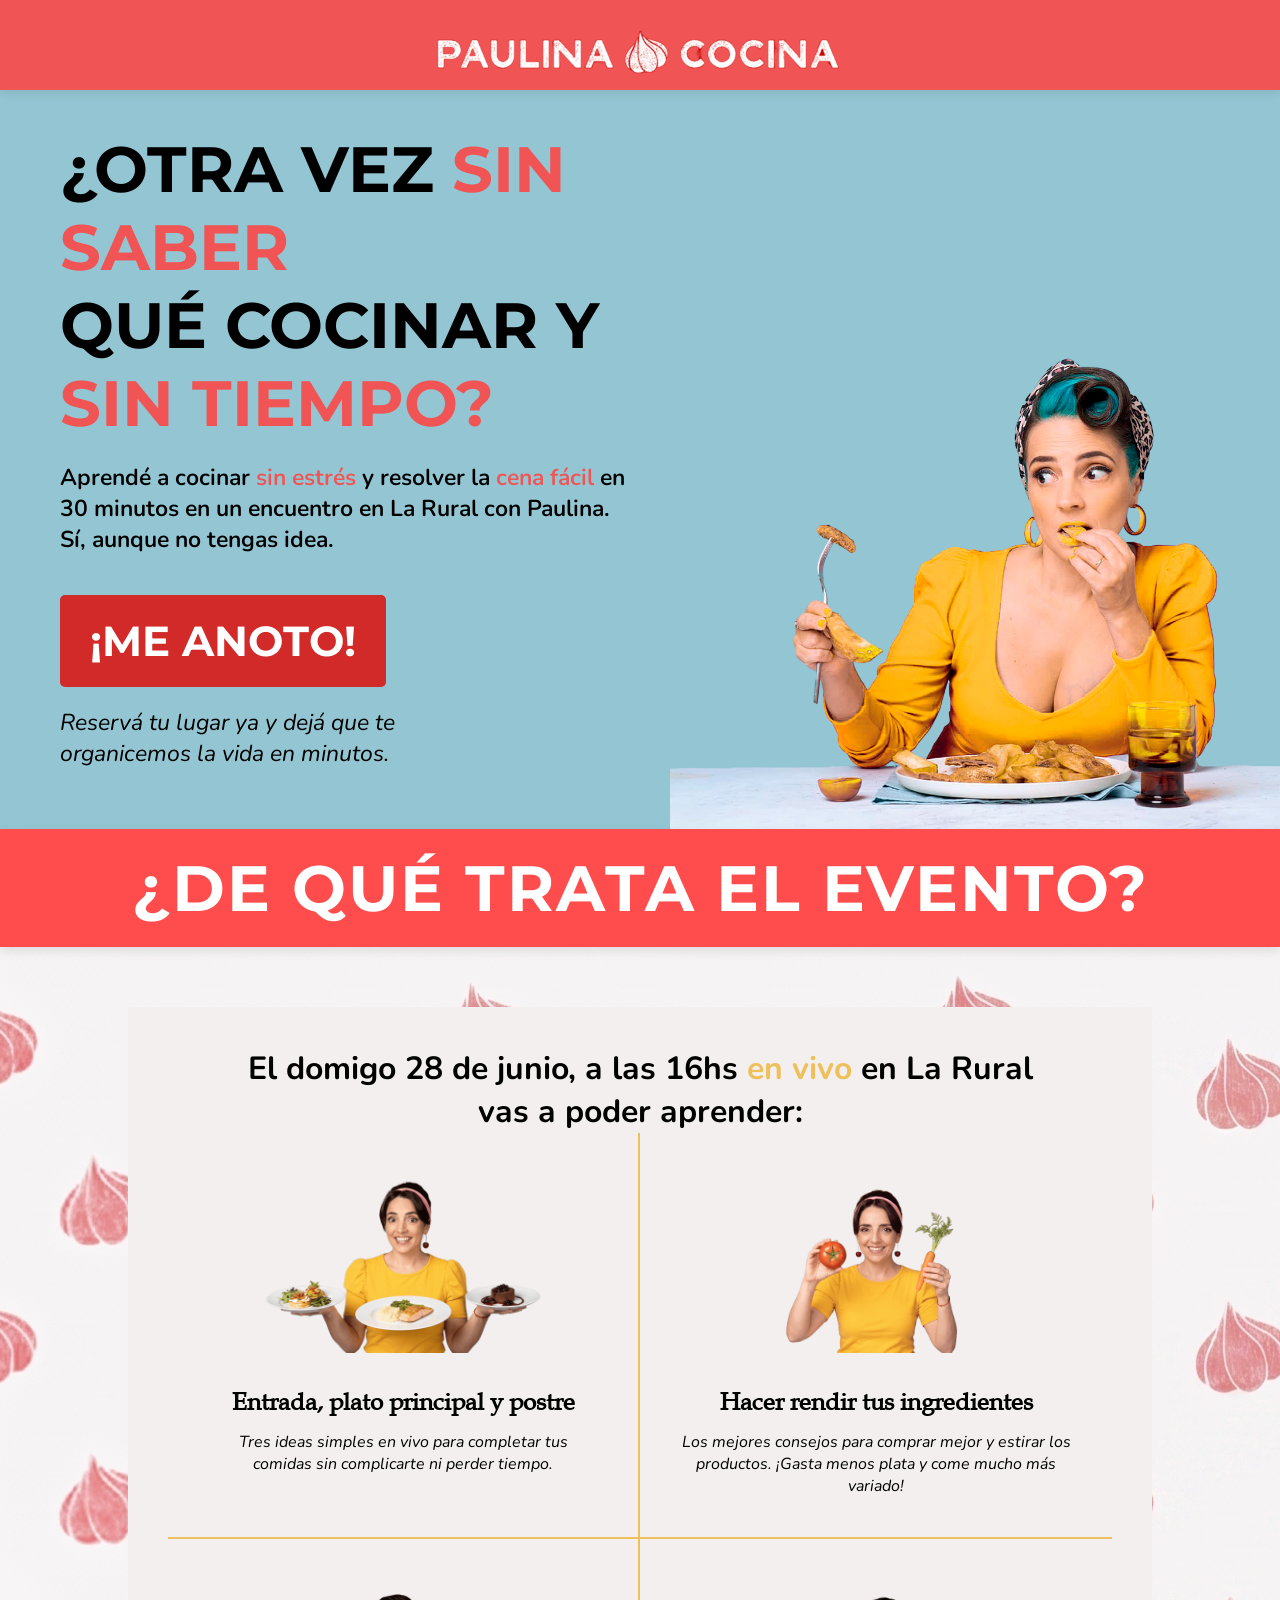
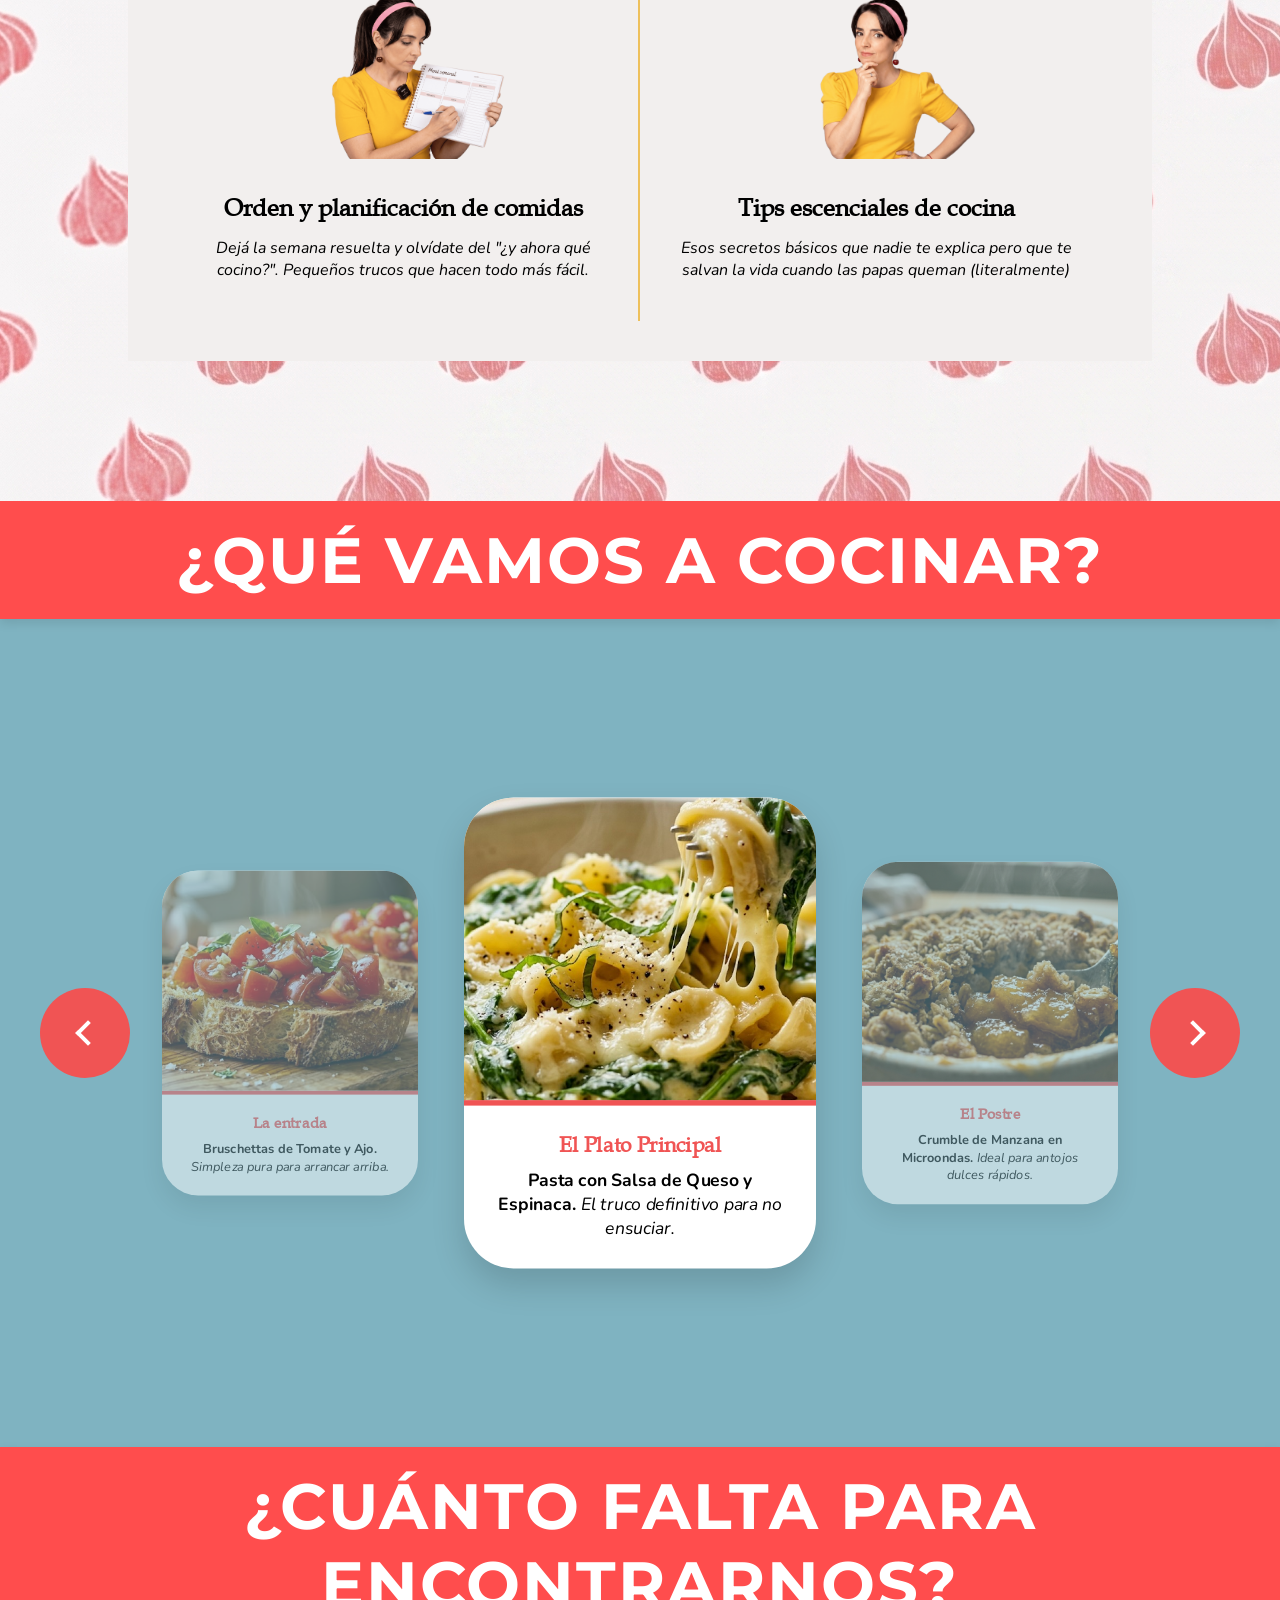
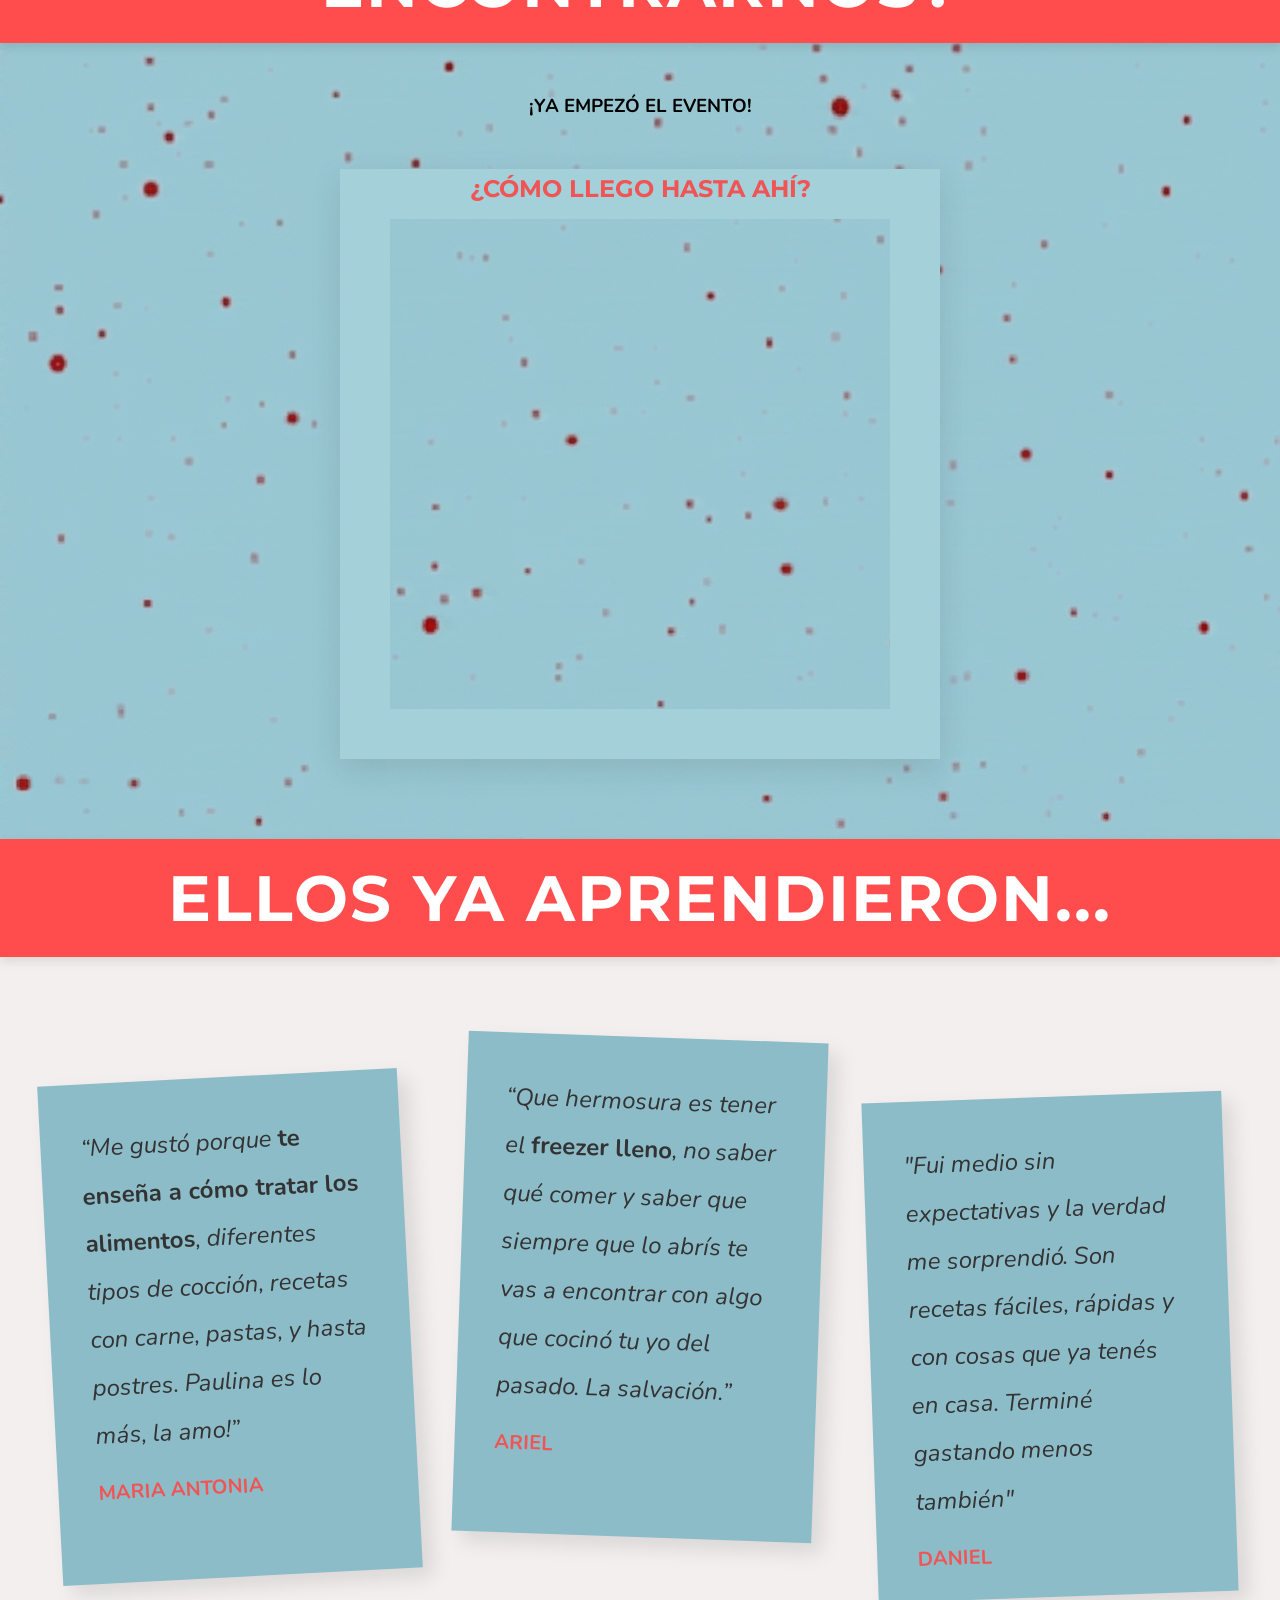
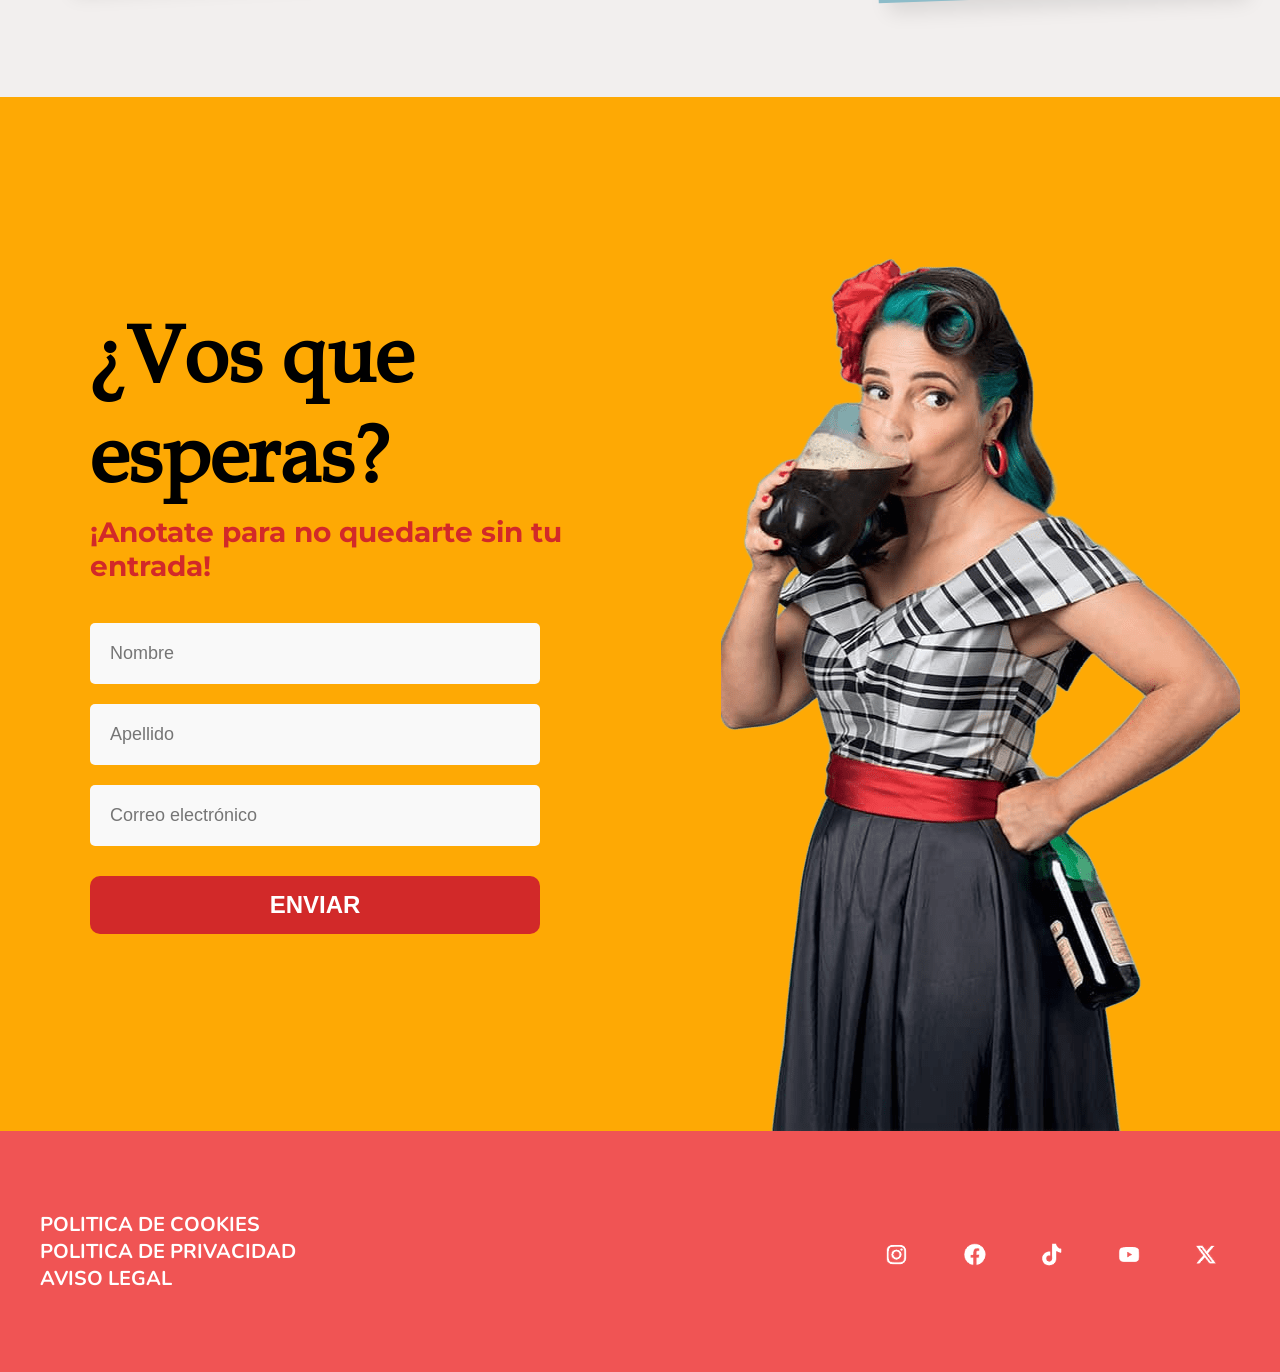
<file: RosciolesiScagliaSzumik/index.html>
<html>

<head>
    <link rel="stylesheet" href="estilos.css">
    <link rel="preconnect" href="https://fonts.googleapis.com">
    <link rel="preconnect" href="https://fonts.gstatic.com" crossorigin>
    <link href="https://fonts.googleapis.com/css2?family=Nunito:ital,wght@0,200..1000;1,200..1000&display=swap"
        rel="stylesheet">

    <link rel="preconnect" href="https://fonts.googleapis.com">
    <link rel="preconnect" href="https://fonts.gstatic.com" crossorigin>
    <link
        href="https://fonts.googleapis.com/css2?family=Montserrat:ital,wght@0,100..900;1,100..900&family=Nunito:ital,wght@0,200..1000;1,200..1000&display=swap"
        rel="stylesheet">
    <script src="animaciones.js"></script>
    <meta name="viewport" content="width=device-width, initial-scale=1.0">
</head>

<body>
    <header>
        <img src="imagenes/logo.png" alt="">

    </header>



    <section class="hero" id="inicio">
        <div>
            <h1>
    ¿OTRA VEZ <br class="solo-mobile"> <span class="textoresalta">SIN SABER</span>
<br> QUÉ COCINAR Y <br>
    <span class="textoresalta">SIN TIEMPO?</span>
</h1>
            <p class="texto-pc">
    Aprendé a cocinar <span class="textoresalta">sin estrés</span> y resolver la 
    <span class="textoresalta">cena fácil</span> en <br>
    30 minutos en un encuentro en La Rural con Paulina. <br>
    Sí, aunque no tengas idea.
</p>
            <p class="texto-mobile">
    Aprendé a cocinar <span class="textoresalta">sin estrés</span> y resolver<br>
    la <span class="textoresalta">cena fácil</span> en 30 minutos en un<br>
    encuentro en La Rural con Paulina. <br> Sí,
    aunque no tengas idea.
</p>


            <div class="cta">
                <a href="#formulario" class="boton">¡ME ANOTO!</a>
                <p class="sub-boton">Reservá tu lugar ya y dejá que te <br>
                    organicemos la vida en minutos.</p>
            </div>
        </div>
        <div>
            <img src="imagenes/paulina_portada.png" alt="paulina portada">
        </div>
    </section>



    <section class="infoevento">

        <div class="divisor-rojo">
            <h2>¿DE QUÉ TRATA EL EVENTO?</h2>
        </div>

        <div class="cards">
            <p class="fechayhora">
    El domigo 28 de junio, a las 16hs <span class="resaltado">en vivo</span>  <br class="solo-mobile"> en La Rural   <br class="solo-desktop"> vas a poder aprender: 
</p>
            <div class="card">
                <img src="imagenes/paulina_platos.png" alt="foto de paulina con platos">
                <h3>Entrada, plato principal y postre</h3>
                <p>Tres ideas simples en vivo para
                    completar tus comidas sin complicarte ni perder tiempo.</p>
            </div>

            <div class="card">
                <img src="imagenes/paulina_verduras.png" alt="">
                <h3>Hacer rendir tus ingredientes</h3>
                <p>Los mejores consejos para comprar mejor y estirar los productos. ¡Gasta menos plata y come mucho más
                    variado!</p>
            </div>

            <div class="card">
                <img src="imagenes/paulina_agenda.png" alt="">
                <h3>Orden y planificación de comidas</h3>
                <p>Dejá la semana resuelta y olvídate del "¿y ahora qué cocino?". Pequeños trucos que hacen todo más
                    fácil.</p>
            </div>

            <div class="card">
                <img src="imagenes/paulina_tips.png" alt="">
                <h3>Tips escenciales de cocina</h3>
                <p>Esos secretos básicos que nadie te explica pero que te salvan la vida cuando las papas queman
                    (literalmente)</p>
            </div>
        </div>
    </section>



    <section class="seccion-comidas">
        <div class="divisor-rojo">
            <h2>¿QUÉ VAMOS A COCINAR?</h2>
        </div>

        <div class="contenedor-carrusel">
            <button class="flecha izquierda"></button>

            <div class="ventana-carrusel">
                <div class="riel-tarjetas">
                    <div class="tarjeta">
                        <img src="imagenes/entrada.png" alt="Entrada">
                        <div class="info-tarjeta">
                            <h3>La entrada</h3>
                            <p> <span class="negrita"> Bruschettas de Tomate y Ajo. </span> Simpleza pura para arrancar arriba.</p>
                        </div>
                    </div>

                    <div class="tarjeta">
                        <img src="imagenes/principal.jpeg" alt="Plato Principal">
                        <div class="info-tarjeta">
                            <h3>El Plato Principal</h3>
                            <p> <span class="negrita"> Pasta con Salsa de Queso y Espinaca. </span> El truco definitivo para no ensuciar.</p>
                        </div>
                    </div>

                    <div class="tarjeta">
                        <img src="imagenes/postre.png" alt="Postre">
                        <div class="info-tarjeta">
                            <h3>El Postre</h3>
                            <p> <span class="negrita"> Crumble de Manzana en Microondas. </span> Ideal para antojos dulces rápidos.</p>
                        </div>
                    </div>
                </div>
            </div>

            <button class="flecha derecha"></button>
        </div>
    </section>



    <section class="seccion-contador">
        <div class="divisor-rojo">
            <h2>¿CUÁNTO FALTA PARA ENCONTRARNOS?</h2>
        </div>

        <div class="contenedor-flexible">
            <div class="bloque-ajos">
                <div class="ajo-item">
                    <img src="imagenes/ajo.png" alt="ajo">
                    <div class="texto-ajo"><span id="dias">20</span>
                        <p>días</p>
                    </div>
                </div>
                <div class="ajo-item">
                    <img src="imagenes/ajo.png" alt="ajo">
                    <div class="texto-ajo"><span id="horas">14</span>
                        <p>horas</p>
                    </div>
                </div>
                <div class="ajo-item">
                    <img src="imagenes/ajo.png" alt="ajo">
                    <div class="texto-ajo"><span id="min">57</span>
                        <p>min.</p>
                    </div>
                </div>
                <div class="ajo-item">
                    <img src="imagenes/ajo.png" alt="ajo">
                    <div class="texto-ajo"><span id="seg">44</span>
                        <p>seg.</p>
                    </div>
                </div>
            </div>

            <div class="contenedor-mapa">
              <h3>¿CÓMO LLEGO HASTA AHÍ?</h3>
                <iframe
                    src="https://www.google.com/maps/embed?pb=!1m18!1m12!1m3!1d3285.013396754505!2d-58.42364207426082!3d-34.5785275729633!2m3!1f0!2f0!3f0!3m2!1i1024!2i768!4f13.1!3m3!1m2!1s0x95bcb59cd6452553%3A0x6b521307d135059a!2sLa%20Rural!5e0!3m2!1ses-419!2sar!4v1776716059352!5m2!1ses-419!2sar"
                    width="600" height="450" style="border:0;" allowfullscreen="" loading="lazy"
                    referrerpolicy="no-referrer-when-downgrade"></iframe>
            </div>
        </div>
    </section>



    <section class="testimonioss">
        <div class="divisor-rojo">
            <h2>ELLOS YA APRENDIERON...</h2>
        </div>

        <div class="contenedor-postits">
            <div class="postit">
                <blockquote>
                    <p>“Me gustó porque <span class="negrita"> te enseña a cómo tratar los alimentos</span>, diferentes tipos de cocción, recetas con
                        carne, pastas, y hasta postres. Paulina es lo más, la amo!”</p>
                </blockquote>
                <cite>MARIA ANTONIA</cite>
            </div>

            <div class="postit">
                <blockquote>
                    <p>“Que hermosura es tener el <span class="negrita">freezer lleno</span>, no saber qué comer y saber que siempre que lo abrís te
                        vas a encontrar con algo que cocinó tu yo del pasado. La salvación.”</p>
                </blockquote>
                <cite>ARIEL</cite>
            </div>

            <div class="postit">
                <blockquote>
                    <p>"Fui medio sin expectativas y la verdad me sorprendió. <span class="negrita"></span>Son recetas fáciles, rápidas y con cosas
                        que ya tenés en casa. </span>Terminé gastando menos también"</p>
                </blockquote>
                <cite>DANIEL</cite>
            </div>
        </div>
    </section>





    <section class="final" id="formulario">
        <div class="contenedor-columnas">
            <div class="columna-izquierda">
                <h2 class="titulo-final">¿Vos que esperas?</h2>
                <p class="subtitulo-final">¡Anotate para no quedarte sin tu entrada!</p>

                <form class="formulario-final">
                    <input type="text" placeholder="Nombre" required>
                    <input type="text" placeholder="Apellido" required>
                    <input type="email" placeholder="Correo electrónico" required>
                    <button type="submit" class="boton-enviar">ENVIAR</button>
                </form>
            </div>







            <div class="columna-derecha">
                <img src="imagenes/paulinafernet.png" alt="Paulina con Fernet">
            </div>
        </div>
    </section>

    <footer>
        <div class="footer-contenido">
            <div class="footer-links">
                <p>POLITICA DE COOKIES</p>
                <p>POLITICA DE PRIVACIDAD</p>
                <p>AVISO LEGAL</p>
            </div>

            <div class="footer-redes">
                <a href="https://www.instagram.com/paulinacocina/">
                <img src="imagenes/iglogo.png" alt="Instagram"></a>

               <a href="https://www.facebook.com/paulinacocina.net?locale=es_LA"> <img src="imagenes/facebooklogo.png" alt="Facebook"></a>
               
               
               <a href="https://www.tiktok.com/@paulinacocina"><img src="imagenes/tiktoklogo.png" alt="TikTok"></a>
             
             <a href="https://www.youtube.com/@paulinacocina">  <img src="imagenes/ytlogo.png" alt="YouTube"></a>
               <a href="https://x.com/paulina_cocina"> <img src="imagenes/twitterlogo.png" alt="Twitter"></a>
            </div>
        </div>
    </footer>

    <div id="modalExito" class="modal-overlay">
        <div class="modal-contenido">

            <div class="cuerpo-modal">
                <div class="circulo-check">
                    <div class="check-icono"></div>
                </div>
                <h2 id="mensajeExito">¡LISTO, <span id="userName"></span>! YA ESTÁS ADENTRO!</h2>
                <p>Revisá tu mail que te mandamos los detalles <br> ¡No te pierdas de esta experiencia!</p>
                <button id="cerrarModal" class="boton-volver" type="button">Volver al inicio</button>
            </div>
        </div>
    </div>
</body>

</html>
</file>
<file: RosciolesiScagliaSzumik/estilos.css>
* {
    margin: 0;
    padding: 0;
    box-sizing: border-box;
}

html, body {
    overflow-x: hidden; /* Evita el scroll horizontal */
    width: 100%;
}
@font-face {
    font-family: 'Montserrat'; 
    src: url('fuentes/Montserrat-VariableFont_wght.ttf/');}

  @font-face {  font-family: "Nunito";
    src: url(fuentes/Nunito-Italic-VariableFont_wght.ttf);}

  @font-face {  font-family: "Book Antiqua";
    src: url(fuentes/bookantiqua.ttf);
} 





body {
    font-family: 'Nunito', sans-serif;
   
}

header {
 background-color: #F15454;
    height: 90px;
    padding: 0 20px;
    color: white;
    text-align: center;
    font-weight: 700;
    letter-spacing: 2px;
    
    /* fijo arriba */
    position: sticky;
    top: 0;
    z-index: 1000; 
    
    /* CentraMOSS el logo */
    display: flex;
    justify-content: center;
    align-items: center;
    box-shadow: 0 2px 10px rgba(0,0,0,0.1);
}
    

     /*SECCION PORTADA */

.hero h1 { 
    font-family: 'Montserrat';
    font-size: 64px;
    font-weight: 700;
}



.textoresalta{
color: #F15454;
}


.hero {
    background: #93C6D2;
    width: 100%;
    display: grid;
    grid-template-columns: 1fr 1fr;
    align-items: center; /* Mantiene el texto centrado verticalmente */
    padding: 40px 0px 0px 60px;
} 
.hero > div:last-child {
    align-self: flex-end; /* Empuja solo este bloque hacia abajo */
    line-height: 0;       /* Elimina espacios fantasmas debajo de la imagen */
    justify-content: flex-end; 
    align-items: flex-end;


}



.hero img {
    height: auto;
    width: 120%;
    display: block; /* Ayuda a que pegue contra el borde inferior */
}

.solo-mobile {
    display: none;
}

.solo-desktop {
    display: block;
}

.hero p {
    font-size: 23px;
    margin: 20px 0;
    padding: 0;

}
.texto-mobile {
    display: none;
    font-weight: 650;
    font-family: 'Nunito';
}

.texto-pc {
    font-weight: 650;
    font-family: 'Nunito';
}

a {
   
    display: inline-block;
    background: #D22929;
    color: white;
    padding: 20px 30px;
    text-decoration: none;
    font-weight: bold;
    border-radius: 5px;
    margin-top: 40px
}

.cta {
    margin-left: 0;   
    margin-right: 0;  
    text-align: left; /* Asegura que el contenido interno se alinee a la izquierda */
    transform: translateY(-40px); 
}

.boton {
    font-family: 'montserrat', sans-serif;
    font-size: 42px;
    font-weight: 700;
    margin-top: 60px;
}

.sub-boton {
    font-size: 24px;
    padding: 0px 0px 50px 0px;
    font-family: 'Nunito';
  
}


 /*SECCION DE QUE TRATA EL EVENTO */

.divisor-rojo {
    background-color: #ff4d4d;
    width: 100%;               /* Que ocupe todo el ancho */
    padding: 20px 0;           /* Espacio arriba y abajo del texto */
    text-align: center;        /* Centra el texto */
    box-shadow: 0 4px 10px rgba(0,0,0,0.1); /* Sombra suave abajo */
  }

  .divisor-rojo h2 {
    color: white;              /* Letra blanca */
    font-family: "Montserrat";
    font-size: 64px;
    margin: 0;
    text-transform: uppercase; /* Todo en mayúsculas */
    letter-spacing: 2px;     
  }
  
 .infoevento {
        background-image: url('imagenes/fondocebollas.png'); 
        padding-bottom: 80px;
        width: 100%;
        display: flex;
        flex-direction: column;
        align-items: center;
    }
    .fechayhora {
       grid-column: span 2;
        text-align: center;
        font-weight: bold;
        font-family: Nunito;
        font-size: 32px
     
    }

   .cards { 
        background-color: #f2efee;
        width: 80%; /* Ajusta según tu Figma */
        max-width: 1100px;
        margin: 60px auto; /* 60px es la separación con el título rojo */
        display: grid;
        grid-template-columns: 1fr 1fr; 
        padding: 40px;
        position: relative;
    }
.resaltado {
    color: #eec05b; /* tu rojo */
}

    /* cada cuadrito y cada imagen */
    .card {
        padding: 40px;
        text-align: center;
        display: flex;
        flex-direction: column;
        align-items: center;
    }

    .card img {
        height: 200px; 
        margin-bottom: 20px;
    }

    .card h3 {
        font-size: 24px;
     font-family: 'Book Antiqua', serif;
       
    }

 /* --- CONFIGURACIÓN DE BORDES AMARILLOS --- */
    
    /* Línea vertical: Se la damos a la card 1 y 3 (las de la izquierda) */
    /* Como el párrafo es el elemento 1, las cards son el 2, 3, 4 y 5 */
    .card:nth-child(2), .card:nth-child(4) {
        border-right: 2px solid #eec05b;
    }

    /* Línea horizontal: Se la damos a la card 1 y 2 (las de arriba) */
    /* En el código son el elemento 2 y 3 */
    .card:nth-child(2), .card:nth-child(3) {
        border-bottom: 2px solid #eec05b;
    }

    /* Ajuste de imágenes y textos */
    .card img {
        height: 180px;
        margin-bottom: 20px;
    }

    .card h3 {
        margin: 15px 0;
        font-size: 24px;
    }

.card p{
    font-family: 'Nunito';
}


     /*--------------------------------SECCION DE QUE VAMOS A COCINAR ------------------*/
.seccion-comidas {
        background-color: #7fb3c1;
        overflow: hidden;
    }

  .contenedor-carrusel {
        position: relative;
        display: flex;
        align-items: center;
        justify-content: center;
        width: 100%;
        max-width: 1200px; 
        margin: 50px auto;
        padding: 150px 80px; /
    }

    .ventana-carrusel {
        width: 100%;
        overflow: visible; /* Para que se vean las de los costados */
        display: flex;
        justify-content: center;
    }

    .riel-tarjetas {
        display: flex;
        gap: 30px;
        align-items: center;
        transition: transform 0.6s cubic-bezier(0.4, 0, 0.2, 1);
    }

    .tarjeta {
        background-color: white;
        border-radius: 45px;
        min-width: 320px; 
        box-shadow: 0 15px 30px rgba(0,0,0,0.15);
        overflow: hidden;
        transition: all 0.5s ease;
        opacity: 0.5;
        transform: scale(0.8);
    }

  
    .tarjeta.activa {
        opacity: 1;
        transform: scale(1.1);
        z-index: 5;
    }

    /* Flechas */
    .flecha {
        background-color: #f05454;
        border: none;
        border-radius: 50%;
        width: 90px;
        height: 90px;
         padding: 0;             
  aspect-ratio: 1 / 1;     
  flex-shrink: 0; 
        cursor: pointer;
        position: relative;
        display: flex;
        justify-content: center;
        align-items: center;
        z-index: 10;
    }

    .flecha::after {
        content: '';
        width: 14px; height: 14px;
        border-top: 4px solid white;
        border-right: 4px solid white;
    }

    .flecha.izquierda::after { transform: rotate(-135deg); margin-left: 5px; }
    .flecha.derecha::after { transform: rotate(45deg); margin-right: 5px; }
    
    .negrita {
font-weight: 700;

    }
    .tarjeta img { width: 100%; height: 280px; object-fit: cover; border-bottom: 5px solid #f05454; }
    .info-tarjeta { 
        padding: 25px; 
        text-align: center;
     }
    .info-tarjeta h3 { 
        color: #f05454; 
        margin-bottom: 10px;
     font-family: 'Book Antiqua', serif;
    } 



   /*--------------------------------SECCION DEl contador ------------------*/


    .seccion-contador {
      background-image: url(imagenes/fondomanchas.png);
        padding-bottom: 80px;
        text-align: center;
    }

    .contenedor-flexible {
        display: flex;
        flex-direction: column;
        align-items: center;
        gap: 50px;
        margin-top: 50px;
    }

    /* --- ESTILO DE LOS AJOS --- */
    .bloque-ajos {
        display: flex;
        justify-content: center;
        gap: 30px;
        
    }

    .ajo-item {
        position: relative; /* Para que el texto se mueva adentro del ajo */
        width: 247px;
    }

    .ajo-item img {
        width: 100%;
    }

    .texto-ajo {
        position: absolute;
        top: 65%; /* Ajusta esto para centrar el número en la panza del ajo */
        left: 47%;
        transform: translate(-50%, -50%);
        color: #f05454; /* Rojo */
        font-family: 'Montserrat', sans-serif  !important;
        font-weight: 800;

    }

    .texto-ajo span {
        font-size: 90px;
        display: block;
        line-height: 1;
    
    }

    .texto-ajo p {
        font-size: 1rem;
        margin: 0;
        font-family: serif; 
    }

    /* --- ESTILO DEL MAPA --- */
    .contenedor-mapa {
        border: 50px solid #a3d0d9; /* Borde celeste clarito */
        box-shadow: 0 10px 30px rgba(0,0,0,0.1);
        line-height: 0; /* Quita espacio extra abajo */
    }
   .contenedor-mapa h3 {
    position: relative;
    font-size: 24px;
    font-family: 'Montserrat';
    color: #f05454;
    margin-top: -30px;
    padding-bottom: 20px; 
}
    

    .contenedor-mapa iframe {
        width: 500px; /* Ancho en PC */
        height: 500px; }




/*---------------------- TESTIMONIOSSSSSSSSSSSSSSSSSSSSSS---------------------------- */

    .testimonioss {
        background-color: #f2efee; 
        padding-bottom: 100px;
        text-align: center;
    }

    .contenedor-postits {
        display: flex;
        justify-content: center;
        align-items: flex-start;
        gap: 50px;
        margin-top: 80px;
        padding: 0 50px;
    }

    .postit {
        background-color: #8dbcc9;
        width: 500px;
        height: 500px;
        padding: 40px;
        box-shadow: 10px 10px 20px rgba(0,0,0,0.1); /* Sombra */
        transition: transform 0.3s ease;
    }

    /* --- Rotaciones d  cada uno --- */
    .postit:nth-child(1) {
        transform: rotate(-3deg);
        margin-top: 40px;
    }

    .postit:nth-child(2) {
        transform: rotate(2deg);
    }

    .postit:nth-child(3) {
        transform: rotate(-2deg);
        margin-top: 60px;
    }

    /* Efecto al pasar el mouse */
    .postit:hover {
        transform: rotate(0deg) scale(1.05);
        z-index: 10;
    }

    /* --- TEXTO  DEL POST-IT --- */
    .postit blockquote p {
        font-size: 150%;
        line-height: 2;
        color: #333;
        margin-bottom: 20px;
        text-align: left;
    }

    .postit cite {
        color: #f05454; /* Rojo para el nombre */
        font-weight: bold;
        font-style: normal;
        display: block;
        text-align: left;
        text-transform: uppercase;
        font-size: 20px
    }
 .final{
        background-color: #FEA904;
        margin: 0px;
        border: 0px;
        padding: 10px 0 0 0; 
    }


.contenedor-columnas {
    display: flex;
    max-width: 1200px;
    margin: 0 auto;
    align-items: center; /* Centra el formulario verticalmente respecto a la imagen */
    justify-content: space-between;
}

.columna-izquierda {
    flex: 1;
    padding-left: 50px;
}

.columna-derecha {
    flex: 1;
    padding-left: 80px;
    display: flex;
    justify-content: flex-end;
}

.columna-derecha img {
    max-width: 200%;
    padding-left: 100px; 
    display: block; /* Quita espacios raros abajo de la imagen */
}

/* --- ESTILOS DEL FORMULARIO --- */

.titulo-final {
    font-family: 'Book Antiqua', serif; /* O la que prefieras */
    font-size: 80px;
    margin-bottom: 10px;
}

.subtitulo-final {
    font-family: 'Montserrat', sans-serif;
    color: #D22929; /* Tu rojo */
    font-size: 28px;
    font-weight: 700;
    margin-bottom: 40px;
     
}

.formulario-final {
    display: flex;
    flex-direction: column; /* Apila los inputs uno abajo del otro */
    gap: 20px; /* Espacio entre campos */
    max-width: 450px; /* Para que no sean  largos */
}

.formulario-final input {
    padding: 20px;
    font-size: 18px;
    border: none;
    border-radius: 5px;
    background-color: #f9f9f9;
}

.boton-enviar {
    background-color: #D22929;
    color: white;
    border: none;
    padding: 15px;
    font-size: 24px;
    font-weight: bold;
    border-radius: 10px;
    cursor: pointer;
    margin-top: 10px;
    transition: background 0.3s;
}

.boton-enviar:hover {
    background-color: #a51f1f;
}

footer{
        background-color: #f05454;
       width: 100%;
        padding: 80px 0;
       
    }

    .footer-redes a {
    background: transparent;
    padding: 15;
    margin-top: 0;
    border-radius: 0;
}
 footer img{
    display: inline-block;
 }

 .footer-contenido {
   
    margin: 0 auto;    /* Centra el contenedor */
    display: flex;
    justify-content: space-between; /* Texto a la izq, logos a la derecha */
    align-items: center; /* Los centra verticalmente entre sí */
    padding: 0 40px;   /* Un margen interno para que no toquen el borde */
}

.footer-links {
    display: block;

    gap: 100px; /* Espacio entre las políticas */
    color: white;
    font-weight: bold;
    font-size: 20px;
}

.footer-redes {
    display: flex;
    gap: 15px; /* Espacio entre logos */
}

.footer-redes img {
    height: 50px; /* Tamaño de los iconos */
    width: auto;
    filter: brightness(0) invert(1); 
}
.footer-redes img:hover {
    transform: scale(1.2); /* Efecto de agrandado al pasar el mouse */
}

.boton:hover {
    background-color: white;
color: #a51f1f;
border: #D22929;
    transform: scale(1.05);    
    transition: all 0.3s ease; /* Movimiento suave */
}

.boton-enviar:hover {
 background-color: white; 
color: #a51f1f;
    box-shadow: 0 5px 15px rgba(210, 41, 41, 0.4); /* Brillo rojo abajo */
}

/* --- ESTILOS DEL MODAL DE ÉXITO --- */
.modal-overlay {
    position: fixed;
    top: 0; left: 0;
    width: 100%; height: 100%;
    background: rgba(0, 0, 0, 0.8);
    display: none; /* Se activa con JS */
    justify-content: center;
    align-items: center;
    z-index: 9999;
}

.modal-contenido {
    background: #f2f2f2;
    width: 90%;
    max-width: 600px;
    border-radius: 10px;
    overflow: hidden;
    text-align: center;
    box-shadow: 0 10px 30px rgba(0,0,0,0.5);
}



.cuerpo-modal { padding: 40px; }

.circulo-check {
    width: 100px; height: 100px;
    background: #c8e6c9;
    border: 2px solid #2e7d32;
    border-radius: 50%;
    margin: 0 auto 20px;
    display: flex;
    justify-content: center;
    align-items: center;
}

.check-icono {
    width: 20px; height: 40px;
    border: solid #2e7d32;
    border-width: 0 5px 5px 0;
    transform: rotate(45deg);
    margin-bottom: 10px;
}

.cuerpo-modal h2 {
    font-family: 'Montserrat', sans-serif;
    font-weight: 900;
    font-size: 28px;
    margin-bottom: 15px;
}

.cuerpo-modal h2 span { color: #D22929; }

.boton-volver {
    background-color: #FEA904;
    border: none;
    padding: 15px 40px;
    font-weight: bold;
    font-size: 20px;
    border-radius: 8px;
    cursor: pointer;
    margin-top: 20px;
}

.boton-volver:hover{
    background-color:#D22929;
    color: black;
}






@media (max-width: 768px){

    header {
        height: 60px; /* más bajito */
        padding: 0 15px;
        justify-content: flex-start; /*  lo lleva a la izquierda */
    }

    header img {
        height: 25px; /* achic el logo */
    }

    header h1 {
        font-size: 16px;
        letter-spacing: 1px;
    }

.hero {
    position: relative;
    display: flex;
    flex-direction: column;
    padding: 40px 15px 250px 15px;
    gap: 15px;
     overflow: hidden;
}
.hero h1 {
    font-family: 'Montserrat';
    font-size: 32px;
    width: 100%;
}
.hero img {
   position: absolute;
    bottom: 0px;   
    right: -50vw;    
    width: 150vw;     
    max-width: none;
    height: auto;
     pointer-events: none;

     
}

.solo-mobile {
        display: block;
    }

 .solo-desktop {
        display: none;
    }

.hero p {
    font-size: 18px;
    margin: 10px 0;
    padding: 0;
}

.texto-pc {
        display: none;
    }

  .texto-mobile {
    display: block;
    font-size: 16px;
    line-height: 1.3;
      max-width: 320px; 
}

a {
    padding: 5px 10px;
}

.cta {
    margin-left: 0;     
    margin-right: 0;
    display: flex;
    flex-direction: column;
    align-items: flex-start; 
    text-align: left;        
    transform: translateX(0); 
}
.boton {
    font-size: 24px;
    font-weight: 700;
    margin-top: 15px;
}

.hero .sub-boton {
    font-size: 14px;
    padding: 0px
  
}


.contenedor-carrusel {
    margin: 30px auto;     
    padding: 60px 20px;    
}

.tarjeta {
    min-width: 220px;   
    border-radius: 25px; 
}
.tarjeta img {
    height: 180px; 
}
.riel-tarjetas {
    gap: 15px; 
}

.flecha {
    width: 50px;
    height: 50px;
    position: absolute;
    top: 50%;
    transform: translateY(-50%);
}
.flecha.izquierda {
    left: 10px; 
}

.flecha.derecha {
    right: 10px;
}

.flecha::after {
    width: 10px;
    height: 10px;
    border-top: 3px solid white;
    border-right: 3px solid white;
}

.info-tarjeta {
    padding: 15px; 
}

.info-tarjeta p {
    font-size: 14px;
}

.info-tarjeta h3 {
    font-size: 18px;
}









.cards {
        display: flex !important; 
        flex-direction: column !important; /* Fuerza la columna única */
        grid-template-columns: 1fr !important; 
        width: 95% !important;
        margin: 20px auto !important;
        padding: 15px !important;
    }

    .card {
        width: 100% !important;
        border-right: none !important; /* Quita la línea amarilla lateral */
        border-bottom: 2px solid #eec05b !important; /* La pone abajo para separar */
        padding: 30px 10px !important;
    }

    .card:last-child {
        border-bottom: none !important; /* La última no lleva línea abajo */
    }

    .card img {
        height: 150px !important; /* Achicamos un poco las imágenes */
        width: auto !important;
    }

    /* Ajuste del título rojo para que no quede gigante */
    .divisor-rojo h2 {
        font-size: 18px !important;
    }

    .infoevento {
        background-image: url('imagenes/fondocebollas.png'); 
        padding-bottom: 80px;
        width: 100%;
        display: flex;
        flex-direction: column;
        align-items: center;
    }
    .fechayhora {
       grid-column: span 2;
        text-align: center;
        font-weight: bold;
        font-family: Nunito;
        font-size: 15px
     
}
 .card h3 {
        font-size: 18px
    }








    /* --- PARTE DE CONTADOR */
   
.contenedor-flexible {
        gap: 30px !important;
        margin-top: 30px !important;
        width: 100% !important;
        padding: 0 10px !important;
    }

    /* 2. Los ajos: 2 arriba y 2 abajo */
    .bloque-ajos {
        display: grid !important;
        grid-template-columns: 1fr 1fr !important; /* Crea las dos columnas */
        gap: 15px !important;
        width: 90% !important;
        justify-items: center !important;
    }

    .ajo-item {
        width: 140px !important; /* Achicamos el ajo para que entren dos */
    }

    /* 3. Ajustamos los números dentro de los ajos */
    .texto-ajo span {
        font-size: 50px !important; /* Números más chicos para el celu */
    }

    .texto-ajo p {
        font-size: 0.8rem !important;
    }

    /* 4. El Mapa: Que no se desborde */
    .contenedor-mapa {
        width: 95% !important;
        border-width: 5px !important; /* Borde más fino para el celu */
        margin-top: 32px;
    }

    .contenedor-mapa iframe {
        width: 100% !important; /* Que use todo el ancho disponible */
        height: 300px !important; /* Un poco más petiso para que no ocupe toda la pantalla */
    }

/* --- PARTE DE TESTIMONIOS */

 .testimonioss {
        background-color: #f2efee; 
        padding-bottom: 100px;
        text-align: center;
    }

    .contenedor-postits {
        display: grid;
        justify-content: center;
        align-items: flex-start;
        gap: 60px;
        margin-top: 80px;
        margin-bottom: 20px;
        padding: 0 50px;
    }

    .postit {
        background-color: #8dbcc9;
        width: 300px;
        height: 300px;
        padding: 40px;
        box-shadow: 10px 10px 20px rgba(0,0,0,0.1); /* Sombra */
        transition: transform 0.3s ease;
    }

    /* --- Rotaciones d  cada uno --- */
    .postit:nth-child(1) {
        transform: rotate(-3deg);
        margin-top: 40px;
    }

    .postit:nth-child(2) {
        transform: rotate(2deg);
    }

    .postit:nth-child(3) {
        transform: rotate(-2deg);
        margin-top: 60px;
    }

    /* Efecto al pasar el mouse */
    .postit:hover {
        transform: rotate(0deg) scale(1.05);
        z-index: 10;
    }

    /* --- TEXTO  DEL POST-IT --- */
    .postit blockquote p {
        font-size: 100%;
        line-height: 2;
        color: #333;
        margin-bottom: 20px;
        text-align: left;
        font-weight: 600;
    }

    .postit cite {
        font-size: 15px;
    }

.final {
        background-color: #FEA904 !important; 
        padding: 5px 0 0 0 !important;
        position: relative; 
        overflow: hidden;
    }
 
    .contenedor-columnas {
        display: block !important; 
        width: 100% !important;
        position: relative;
        min-height: 600px;
    }

    /* COLUMNA DEL FORMULARIO */
    .columna-izquierda {
        width: 100% !important;
        padding: 0 20px !important;
        position: relative;
        z-index: 2;
        text-align: left !important;

         
    }

    .titulo-final {
        font-size: 35px !important;
        line-height: 1.1 !important;
        margin-bottom: 15px !important;
            white-space: nowrap;
            text-align: center;
            margin-top: 20px;
    }

    .subtitulo-final {
        font-size: 18px !important;
        color: #D22929 !important;
        margin-bottom: 20px !important;
        width: 100%;
          text-align: center;
    }

    .formulario-final {
        width: 100% !important; 
    }

    .formulario-final input {
       font-size: 14px !important; 
        height: 40px !important;   
        padding: 8px 12px !important; 
    }
    .formulario-final input::placeholder {
        font-size: 12px !important;
    }

    .boton-enviar {
        width: 100% !important;
        padding: 10px !important;
        font-size: 18px !important;
    }



    /* COLUMNA DE PAULINA CELU (LA CLAVE) */
  
.columna-derecha {
    position: absolute !important;
    bottom: 0px !important;
    left: 50% !important;
    transform: translateX(-50%) !important;

    width: 100% !important;
    height: 500px; /* 👈 ventana de recorte */

    display: flex;
    justify-content: center;
    align-items: flex-end;

    overflow: hidden; /* 👈 recorta */

    z-index: 1;
    pointer-events: none;
}

.columna-derecha img {
    width: 100%;
    max-width: 420px;
    height: auto;
    transform: translate( -70px, 36% ); /* 👈 (VALOR_X, SUBE la imagen para cortar abajo */
}






     .modal-overlay {
        position: fixed;
    inset: 0; /* 👈 reemplaza top/left/width/height */

    background: rgba(0, 0, 0, 0.8);

    display: none; /* sigue igual, lo activa JS */
    
    justify-content: center;
    align-items: center;

    padding: 20px;
    z-index: 9999;
    }

    .modal-contenido {
        width: 100%;
        max-width: 320px; /* 👈 límite real */
        
        max-height: 90vh; /* 👈 nunca se pasa de la pantalla */
        overflow-y: auto; /* 👈 scroll interno si hace falta */
        
        display: flex;
        flex-direction: column;
        justify-content: center;

        border-radius: 16px;
    }

    .cuerpo-modal {
        padding: 25px 20px;
    }






    

footer {
        padding: 0px 20px !important;
    }

  .footer-contenido {
        display: flex !important;
        flex-direction: column-reverse !important; 
        gap: 30px !important;
        align-items: center !important;
        padding: 40px 10px !important;
    }

    .footer-redes {
        display: flex !important;
        justify-content: center !important;
        gap: 5px !important; 
        margin-bottom: 10px !important;
    }

    .footer-redes img {
        justify-content: center;
        height: 50px !important; /* Tamaño cómodo para tocar con el dedo */
        width: auto !important;
    }


    .footer-links {
        display: flex !important;
        flex-direction: column !important;
        gap: 15px !important;
        text-align: center !important;
        font-size: 15px !important; 
        color: white !important;
        font-weight: bold !important;
    }







}
</file>
